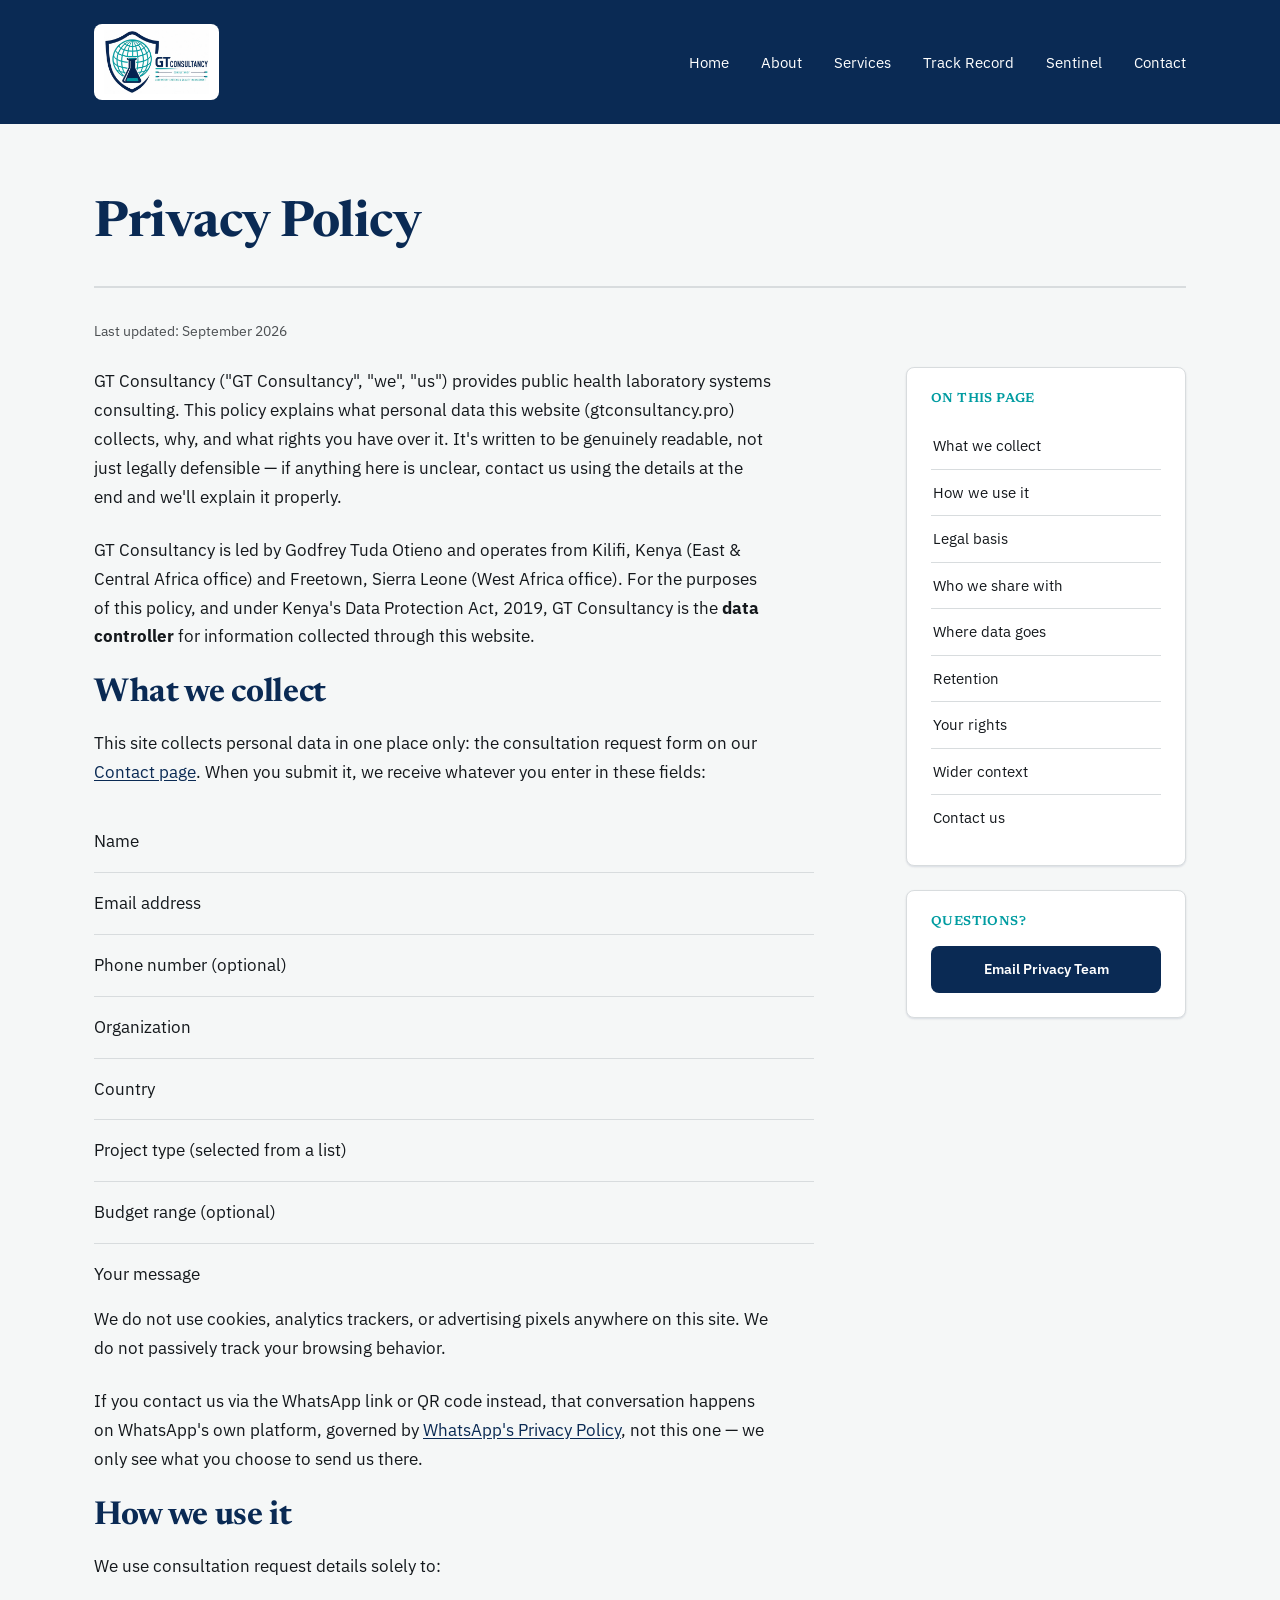
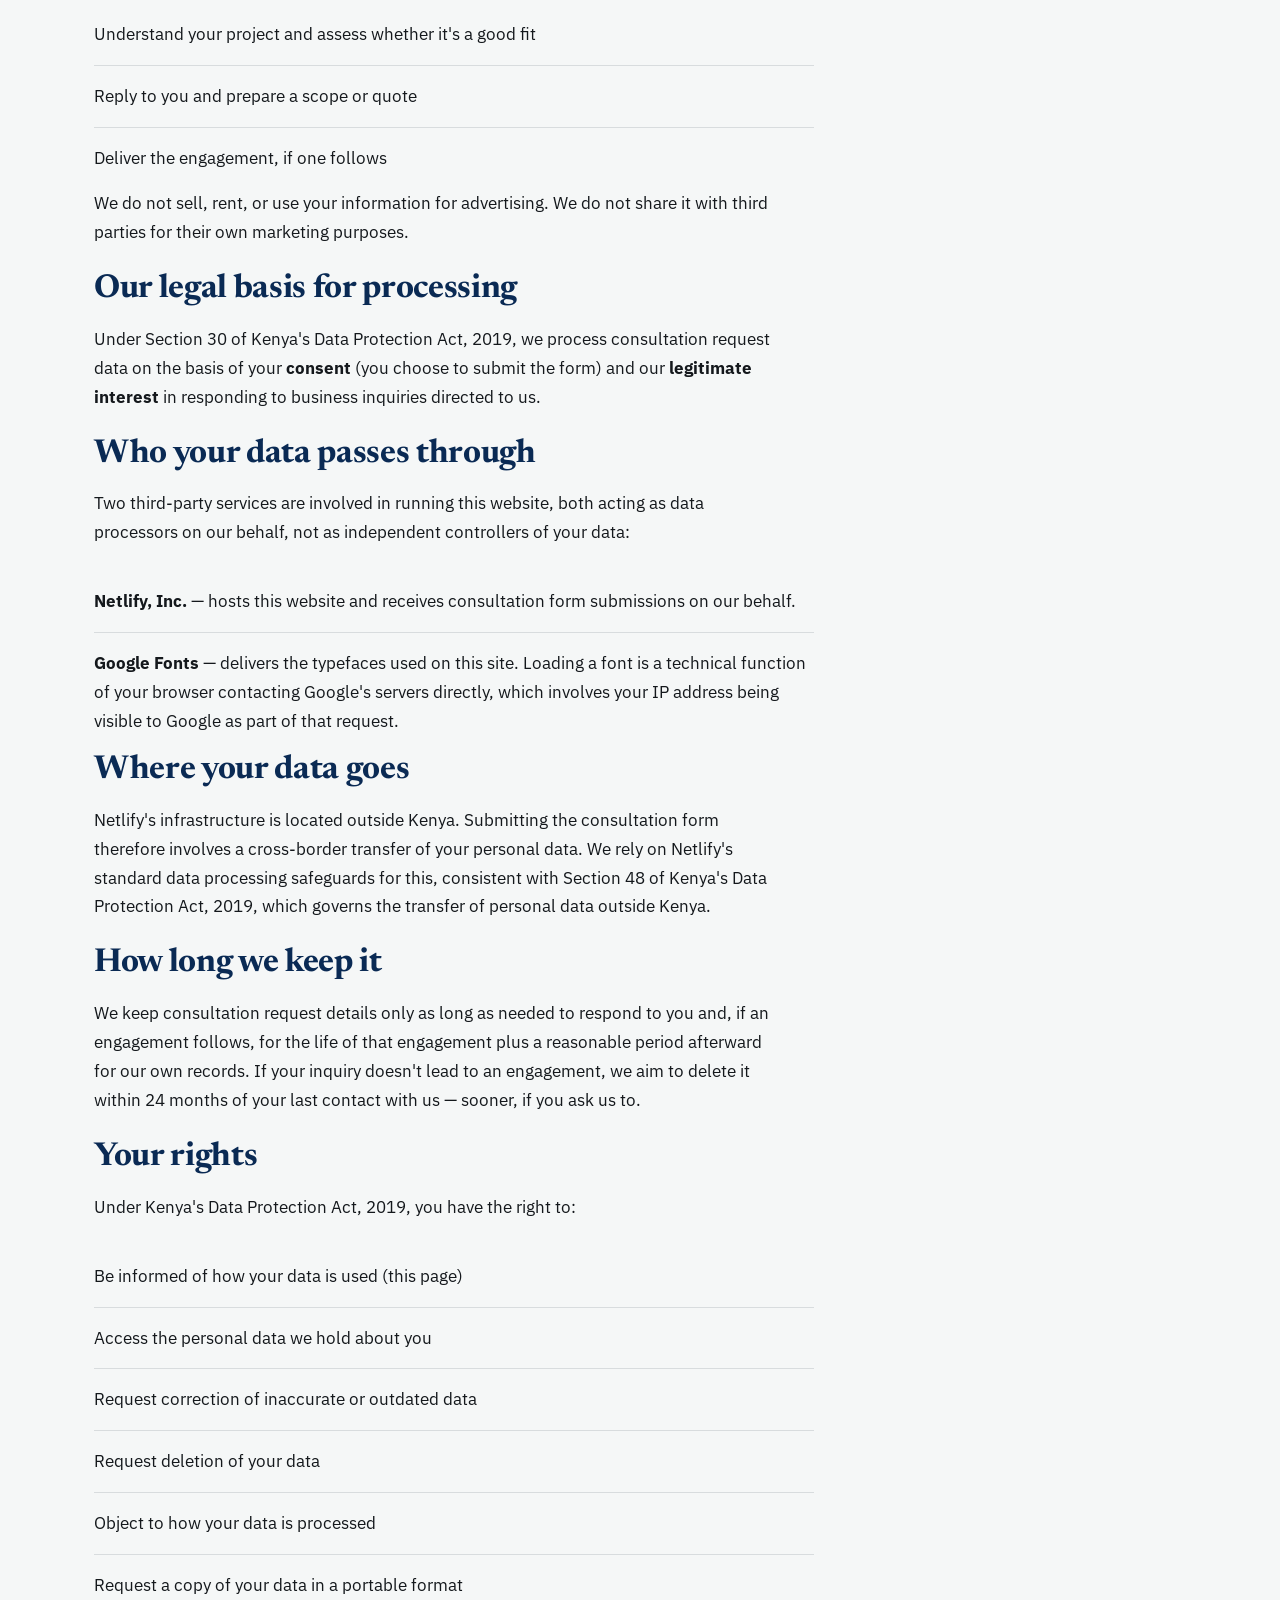
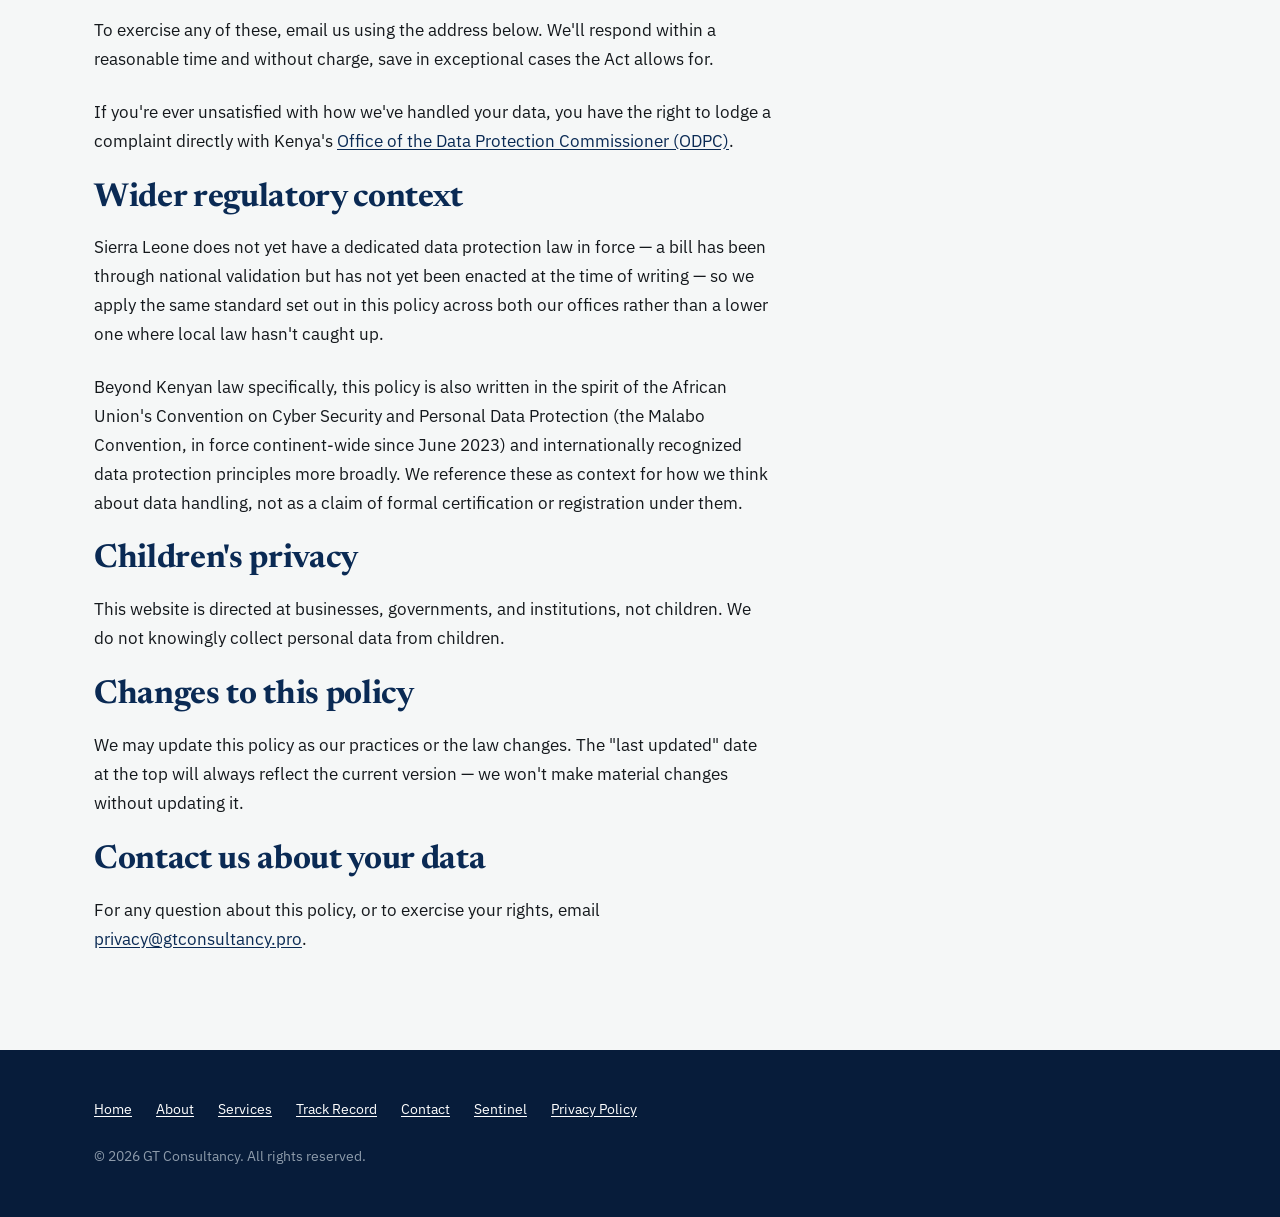
<file: privacy-policy.html>
<!DOCTYPE html>
<html lang="en">
<head>
<meta charset="UTF-8">
<meta name="viewport" content="width=device-width, initial-scale=1.0">
<link rel="icon" href="favicon.ico">
<title>Privacy Policy — GT Consultancy</title>
<meta name="description" content="How GT Consultancy collects, uses, and protects personal data, in line with Kenya's Data Protection Act 2019 and internationally recognized data protection principles.">
<link rel="preconnect" href="https://fonts.googleapis.com">
<link href="https://fonts.googleapis.com/css2?family=Newsreader:opsz,wght@6..72,600;6..72,700&family=IBM+Plex+Sans:wght@400;600&display=swap" rel="stylesheet">
<link rel="stylesheet" href="assets/css/style.css?v=3">
</head>
<body>

<header class="site-header">
  <div class="container">
    <a class="brand" href="index.html">
      <img src="assets/images/logo-cropped.png" alt="GT Consultancy — Laboratory Systems & Quality Management">
    </a>
    <button class="nav-toggle" aria-expanded="false" aria-label="Toggle navigation menu">Menu</button>
    <ul class="nav-links">
      <li><a href="index.html">Home</a></li>
      <li><a href="about.html">About</a></li>
      <li><a href="services.html">Services</a></li>
      <li><a href="case-studies.html">Track Record</a></li>
      <li><a href="sentinel.html">Sentinel</a></li>
      <li><a href="contact.html">Contact</a></li>
    </ul>
  </div>
</header>

<section class="section">
  <div class="container">
    <div class="section-heading">
      <h1>Privacy Policy</h1>
    </div>
    <p style="max-width: 68ch; opacity: 0.75; font-size: 14px;">Last updated: September 2026</p>

    <div class="page-with-sidebar">
      <div style="max-width: 72ch;">

        <p>GT Consultancy ("GT Consultancy", "we", "us") provides public health laboratory systems consulting. This policy explains what personal data this website (gtconsultancy.pro) collects, why, and what rights you have over it. It's written to be genuinely readable, not just legally defensible — if anything here is unclear, contact us using the details at the end and we'll explain it properly.</p>

        <p>GT Consultancy is led by Godfrey Tuda Otieno and operates from Kilifi, Kenya (East &amp; Central Africa office) and Freetown, Sierra Leone (West Africa office). For the purposes of this policy, and under Kenya's Data Protection Act, 2019, GT Consultancy is the <strong>data controller</strong> for information collected through this website.</p>

        <h2 id="what-we-collect">What we collect</h2>
        <p>This site collects personal data in one place only: the consultation request form on our <a href="contact.html">Contact page</a>. When you submit it, we receive whatever you enter in these fields:</p>
        <ul class="credential-list">
          <li>Name</li>
          <li>Email address</li>
          <li>Phone number (optional)</li>
          <li>Organization</li>
          <li>Country</li>
          <li>Project type (selected from a list)</li>
          <li>Budget range (optional)</li>
          <li>Your message</li>
        </ul>
        <p>We do not use cookies, analytics trackers, or advertising pixels anywhere on this site. We do not passively track your browsing behavior.</p>
        <p>If you contact us via the WhatsApp link or QR code instead, that conversation happens on WhatsApp's own platform, governed by <a href="https://www.whatsapp.com/legal/privacy-policy" target="_blank" rel="noopener">WhatsApp's Privacy Policy</a>, not this one — we only see what you choose to send us there.</p>

        <h2 id="how-we-use-it">How we use it</h2>
        <p>We use consultation request details solely to:</p>
        <ul class="credential-list">
          <li>Understand your project and assess whether it's a good fit</li>
          <li>Reply to you and prepare a scope or quote</li>
          <li>Deliver the engagement, if one follows</li>
        </ul>
        <p>We do not sell, rent, or use your information for advertising. We do not share it with third parties for their own marketing purposes.</p>

        <h2 id="legal-basis">Our legal basis for processing</h2>
        <p>Under Section 30 of Kenya's Data Protection Act, 2019, we process consultation request data on the basis of your <strong>consent</strong> (you choose to submit the form) and our <strong>legitimate interest</strong> in responding to business inquiries directed to us.</p>

        <h2 id="who-we-share-with">Who your data passes through</h2>
        <p>Two third-party services are involved in running this website, both acting as data processors on our behalf, not as independent controllers of your data:</p>
        <ul class="credential-list">
          <li><strong>Netlify, Inc.</strong> — hosts this website and receives consultation form submissions on our behalf.</li>
          <li><strong>Google Fonts</strong> — delivers the typefaces used on this site. Loading a font is a technical function of your browser contacting Google's servers directly, which involves your IP address being visible to Google as part of that request.</li>
        </ul>

        <h2 id="international-transfers">Where your data goes</h2>
        <p>Netlify's infrastructure is located outside Kenya. Submitting the consultation form therefore involves a cross-border transfer of your personal data. We rely on Netlify's standard data processing safeguards for this, consistent with Section 48 of Kenya's Data Protection Act, 2019, which governs the transfer of personal data outside Kenya.</p>

        <h2 id="retention">How long we keep it</h2>
        <p>We keep consultation request details only as long as needed to respond to you and, if an engagement follows, for the life of that engagement plus a reasonable period afterward for our own records. If your inquiry doesn't lead to an engagement, we aim to delete it within 24 months of your last contact with us — sooner, if you ask us to.</p>

        <h2 id="your-rights">Your rights</h2>
        <p>Under Kenya's Data Protection Act, 2019, you have the right to:</p>
        <ul class="credential-list">
          <li>Be informed of how your data is used (this page)</li>
          <li>Access the personal data we hold about you</li>
          <li>Request correction of inaccurate or outdated data</li>
          <li>Request deletion of your data</li>
          <li>Object to how your data is processed</li>
          <li>Request a copy of your data in a portable format</li>
        </ul>
        <p>To exercise any of these, email us using the address below. We'll respond within a reasonable time and without charge, save in exceptional cases the Act allows for.</p>
        <p>If you're ever unsatisfied with how we've handled your data, you have the right to lodge a complaint directly with Kenya's <a href="https://www.odpc.go.ke/" target="_blank" rel="noopener">Office of the Data Protection Commissioner (ODPC)</a>.</p>

        <h2 id="wider-context">Wider regulatory context</h2>
        <p>Sierra Leone does not yet have a dedicated data protection law in force — a bill has been through national validation but has not yet been enacted at the time of writing — so we apply the same standard set out in this policy across both our offices rather than a lower one where local law hasn't caught up.</p>
        <p>Beyond Kenyan law specifically, this policy is also written in the spirit of the African Union's Convention on Cyber Security and Personal Data Protection (the Malabo Convention, in force continent-wide since June 2023) and internationally recognized data protection principles more broadly. We reference these as context for how we think about data handling, not as a claim of formal certification or registration under them.</p>

        <h2 id="childrens-privacy">Children's privacy</h2>
        <p>This website is directed at businesses, governments, and institutions, not children. We do not knowingly collect personal data from children.</p>

        <h2 id="changes">Changes to this policy</h2>
        <p>We may update this policy as our practices or the law changes. The "last updated" date at the top will always reflect the current version — we won't make material changes without updating it.</p>

        <h2 id="contact">Contact us about your data</h2>
        <p>For any question about this policy, or to exercise your rights, email <a href="mailto:privacy@gtconsultancy.pro">privacy@gtconsultancy.pro</a>.</p>

      </div>
      <aside class="page-sidebar">
        <div class="sidebar-box">
          <h4>On This Page</h4>
          <ul class="sidebar-links">
            <li><a href="#what-we-collect">What we collect</a></li>
            <li><a href="#how-we-use-it">How we use it</a></li>
            <li><a href="#legal-basis">Legal basis</a></li>
            <li><a href="#who-we-share-with">Who we share with</a></li>
            <li><a href="#international-transfers">Where data goes</a></li>
            <li><a href="#retention">Retention</a></li>
            <li><a href="#your-rights">Your rights</a></li>
            <li><a href="#wider-context">Wider context</a></li>
            <li><a href="#contact">Contact us</a></li>
          </ul>
        </div>
        <div class="sidebar-box">
          <h4>Questions?</h4>
          <a class="btn btn-primary" href="mailto:privacy@gtconsultancy.pro">Email Privacy Team</a>
        </div>
      </aside>
    </div>
  </div>
</section>

<footer class="site-footer">
  <div class="container">
    <ul class="footer-links">
      <li><a href="index.html">Home</a></li>
      <li><a href="about.html">About</a></li>
      <li><a href="services.html">Services</a></li>
      <li><a href="case-studies.html">Track Record</a></li>
      <li><a href="contact.html">Contact</a></li>
      <li><a href="sentinel.html">Sentinel</a></li>
      <li><a href="privacy-policy.html">Privacy Policy</a></li>
    </ul>
    <p class="footer-note">© 2026 GT Consultancy. All rights reserved.</p>
    <!-- Website by Hub31 (https://www.hub31.xyz) -->
  </div>
</footer>

<script src="assets/js/main.js?v=3" defer></script>

</body>
</html>
</file>
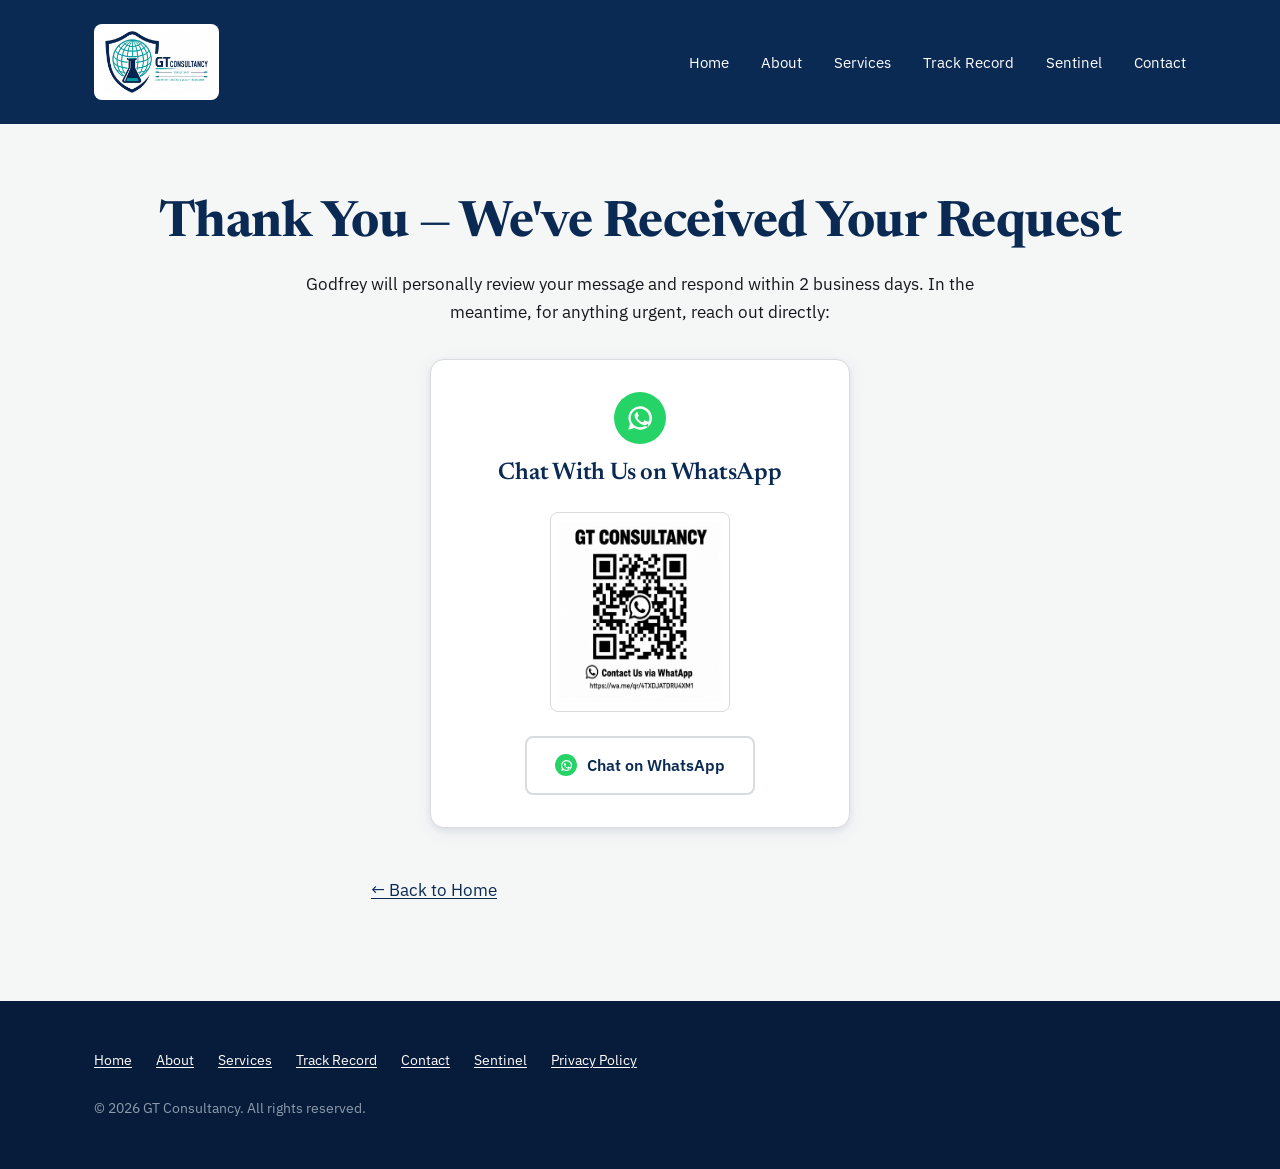
<file: success.html>
<!DOCTYPE html>
<html lang="en">
<head>
<meta charset="UTF-8">
<meta name="viewport" content="width=device-width, initial-scale=1.0">
<link rel="icon" href="favicon.ico">
<title>Thank You — GT Consultancy</title>
<meta name="description" content="Thank you for your inquiry to GT Consultancy.">
<link rel="preconnect" href="https://fonts.googleapis.com">
<link href="https://fonts.googleapis.com/css2?family=Newsreader:opsz,wght@6..72,600;6..72,700&family=IBM+Plex+Sans:wght@400;600&display=swap" rel="stylesheet">
<link rel="stylesheet" href="assets/css/style.css?v=3">
</head>
<body>

<header class="site-header">
  <div class="container">
    <a class="brand" href="index.html">
      <img src="assets/images/logo-cropped.png" alt="GT Consultancy — Laboratory Systems & Quality Management" width="220" height="76">
    </a>
    <button class="nav-toggle" aria-expanded="false" aria-label="Toggle navigation menu">Menu</button>
    <ul class="nav-links">
      <li><a href="index.html">Home</a></li>
      <li><a href="about.html">About</a></li>
      <li><a href="services.html">Services</a></li>
      <li><a href="case-studies.html">Track Record</a></li>
      <li><a href="sentinel.html">Sentinel</a></li>
      <li><a href="contact.html">Contact</a></li>
    </ul>
  </div>
</header>

<section class="section" style="text-align:center;">
  <div class="container">
    <h1>Thank You — We've Received Your Request</h1>
    <p style="margin: 0 auto var(--space-4); text-align:center;">Godfrey will personally review your message and respond within 2 business days. In the meantime, for anything urgent, reach out directly:</p>

    <div class="whatsapp-panel" style="max-width: 420px; margin: 0 auto;">
      <div class="wa-icon-lg" aria-hidden="true">
        <svg viewBox="0 0 24 24"><path d="M12 2a10 10 0 0 0-8.6 15L2 22l5.2-1.4A10 10 0 1 0 12 2zm0 2a8 8 0 0 1 6.9 12l-.3.5.9 3.2-3.3-.9-.5.3A8 8 0 1 1 12 4zm-3 3.6c-.2 0-.5 0-.7.4-.3.4-1 1-.9 2.3.1 1.3 1 2.6 1.1 2.8.1.1 2 3.1 4.9 4.3 2.4 1 2.9.8 3.4.7.5-.1 1.7-.7 1.9-1.3.2-.6.2-1.2.2-1.3-.1-.1-.3-.2-.6-.4l-2-1c-.3-.1-.5-.2-.7.2-.2.3-.8 1-1 1.2-.2.2-.4.2-.7.1-.3-.2-1.3-.5-2.4-1.5-.9-.8-1.5-1.8-1.6-2.1-.2-.3 0-.5.1-.6l.5-.6c.2-.2.2-.4.3-.6.1-.2 0-.4 0-.6-.1-.2-.7-1.8-1-2.4-.2-.6-.5-.5-.7-.5z"/></svg>
      </div>
      <h3>Chat With Us on WhatsApp</h3>
      <img class="qr" src="assets/images/whatsapp-qr.png" alt="QR code linking to GT Consultancy's WhatsApp chat" loading="lazy" width="200" height="200">
      <a class="btn btn-whatsapp" href="https://wa.me/qr/4TXDJATDRU4XM1" target="_blank" rel="noopener">
        <span class="wa-icon" aria-hidden="true">
          <svg viewBox="0 0 24 24"><path d="M12 2a10 10 0 0 0-8.6 15L2 22l5.2-1.4A10 10 0 1 0 12 2zm0 2a8 8 0 0 1 6.9 12l-.3.5.9 3.2-3.3-.9-.5.3A8 8 0 1 1 12 4zm-3 3.6c-.2 0-.5 0-.7.4-.3.4-1 1-.9 2.3.1 1.3 1 2.6 1.1 2.8.1.1 2 3.1 4.9 4.3 2.4 1 2.9.8 3.4.7.5-.1 1.7-.7 1.9-1.3.2-.6.2-1.2.2-1.3-.1-.1-.3-.2-.6-.4l-2-1c-.3-.1-.5-.2-.7.2-.2.3-.8 1-1 1.2-.2.2-.4.2-.7.1-.3-.2-1.3-.5-2.4-1.5-.9-.8-1.5-1.8-1.6-2.1-.2-.3 0-.5.1-.6l.5-.6c.2-.2.2-.4.3-.6.1-.2 0-.4 0-.6-.1-.2-.7-1.8-1-2.4-.2-.6-.5-.5-.7-.5z"/></svg>
        </span>
        Chat on WhatsApp
      </a>
    </div>

    <p style="margin-top: var(--space-5);"><a href="index.html">← Back to Home</a></p>
  </div>
</section>

<footer class="site-footer">
  <div class="container">
    <ul class="footer-links">
      <li><a href="index.html">Home</a></li>
      <li><a href="about.html">About</a></li>
      <li><a href="services.html">Services</a></li>
      <li><a href="case-studies.html">Track Record</a></li>
      <li><a href="contact.html">Contact</a></li>
      <li><a href="sentinel.html">Sentinel</a></li>
      <li><a href="privacy-policy.html">Privacy Policy</a></li>
    </ul>
    <p class="footer-note">© 2026 GT Consultancy. All rights reserved.</p>
    <!-- Website by Hub31 (https://www.hub31.xyz) -->
  </div>
</footer>

</body>
</html>
</file>
<file: assets/css/style.css>
/* ==========================================================================
   GT Consultancy — Stylesheet
   Implements Document 4 (UI/UX Design Brief): colors, type, layout, motion.
   ========================================================================== */

:root {
  --navy: #0A2A54;
  --navy-dark: #071c3a;
  --teal: #009CA1;
  --bg: #F5F7F7;
  --bg-alt: #ECEFEF;
  --ink: #14181C;
  --border: #D8DCDE;
  --white: #FFFFFF;
  --whatsapp-green: #25D366;

  --font-head: "Newsreader", Georgia, serif;
  --font-body: "IBM Plex Sans", Arial, sans-serif;

  --max-width: 1140px;
  --space-1: 8px;
  --space-2: 16px;
  --space-3: 24px;
  --space-4: 32px;
  --space-5: 48px;
  --space-6: 72px;

  --radius: 8px;
  --radius-lg: 14px;
  --shadow-sm: 0 1px 3px rgba(10, 42, 84, 0.06), 0 1px 2px rgba(10, 42, 84, 0.08);
  --shadow-md: 0 4px 16px rgba(10, 42, 84, 0.08), 0 2px 6px rgba(10, 42, 84, 0.06);
  --shadow-lift: 0 10px 30px rgba(10, 42, 84, 0.12);
}

/* ---- Reset & base ---- */
* { box-sizing: border-box; }
html { scroll-behavior: smooth; }

body {
  margin: 0;
  font-family: var(--font-body);
  font-size: 17px;
  line-height: 1.7;
  color: var(--ink);
  background: var(--bg);
  -webkit-font-smoothing: antialiased;
}

h1, h2, h3, h4 {
  font-family: var(--font-head);
  font-weight: 700;
  color: var(--navy);
  line-height: 1.15;
  letter-spacing: -0.01em;
  margin: 0 0 var(--space-2);
}

h1 { font-size: 50px; }
h2 { font-size: 33px; }
h3 { font-size: 24px; font-weight: 600; }
h4 { font-size: 18px; font-weight: 600; }

p { margin: 0 0 var(--space-3); max-width: 68ch; line-height: 1.7; }

a {
  color: var(--navy);
  text-decoration: underline;
  text-underline-offset: 2px;
}
a:hover { color: var(--teal); }

img { max-width: 100%; display: block; }

/* ---- Accessible focus states (Document 4, Section 9) ---- */
a:focus-visible,
button:focus-visible,
input:focus-visible,
select:focus-visible,
textarea:focus-visible {
  outline: 3px solid var(--teal);
  outline-offset: 2px;
}

/* ---- Layout helpers ---- */
.container {
  max-width: var(--max-width);
  margin: 0 auto;
  padding: 0 var(--space-3);
}

.section {
  padding: var(--space-6) 0;
}

.section-alt {
  background: var(--bg-alt);
}

/* Section heading + thin rule, borrowed deliberately from IAVI (Document 4, Section 2) */
.section-heading {
  border-bottom: 2px solid var(--border);
  padding-bottom: var(--space-2);
  margin-bottom: var(--space-4);
}
.section-heading h2 { margin-bottom: 0; }

/* ---- Header / Navigation ---- */
.site-header {
  background: var(--navy);
  color: var(--white);
  padding: var(--space-3) 0;
  position: sticky;
  top: 0;
  z-index: 50;
}
.site-header .container {
  display: flex;
  align-items: center;
  justify-content: space-between;
}
.brand {
  display: flex;
  align-items: center;
  text-decoration: none;
  color: var(--white);
}
.brand img {
  height: 76px;
  width: auto;
  background: var(--white);
  padding: 6px 10px;
  border-radius: var(--radius);
}
@media (max-width: 760px) {
  .brand img { height: 56px; padding: 4px 8px; }
}

.nav-links {
  display: flex;
  gap: var(--space-4);
  list-style: none;
  margin: 0;
  padding: 0;
}
.nav-links a {
  color: var(--white);
  text-decoration: none;
  font-size: 15px;
}
.nav-links a:hover,
.nav-links a[aria-current="page"] {
  color: var(--teal);
  text-decoration: underline;
}

.nav-toggle {
  display: none;
  background: none;
  border: 1px solid var(--white);
  color: var(--white);
  padding: 8px 12px;
  border-radius: var(--radius);
  cursor: pointer;
}

@media (max-width: 760px) {
  .nav-toggle { display: inline-block; }
  .nav-links {
    display: none;
    flex-direction: column;
    gap: var(--space-2);
    position: absolute;
    top: 100%;
    left: 0;
    right: 0;
    background: var(--navy);
    padding: var(--space-3);
  }
  .nav-links.open { display: flex; }
}

/* ---- Buttons ---- */
.btn {
  display: inline-block;
  padding: 14px 28px;
  border-radius: var(--radius);
  font-weight: 600;
  text-decoration: none;
  cursor: pointer;
  border: 2px solid transparent;
  font-size: 16px;
  font-family: var(--font-body);
}
.btn-primary {
  background: var(--navy);
  color: var(--white);
}
.btn-primary:hover { background: var(--navy-dark); color: var(--white); }

.btn-whatsapp {
  background: var(--white);
  color: var(--navy);
  border: 2px solid var(--border);
  display: inline-flex;
  align-items: center;
  gap: 10px;
}
.btn-whatsapp:hover { border-color: var(--teal); color: var(--navy); }
.btn-whatsapp .wa-icon {
  width: 22px;
  height: 22px;
  background: var(--whatsapp-green);
  border-radius: 50%;
  display: inline-flex;
  align-items: center;
  justify-content: center;
  flex-shrink: 0;
}
.btn-whatsapp .wa-icon svg { width: 13px; height: 13px; fill: var(--white); }

.cta-row {
  display: flex;
  flex-wrap: wrap;
  gap: var(--space-3);
  align-items: center;
  margin-top: var(--space-3);
}

/* ---- Hero (full-bleed background slideshow) ---- */
.hero-slideshow {
  position: relative;
  overflow: hidden;
  min-height: 620px;
  display: flex;
  align-items: center;
  color: var(--white);
  padding: var(--space-6) 0;
}
.hero-bg-slides {
  position: absolute;
  inset: 0;
  z-index: 0;
}
.bg-slide {
  position: absolute;
  inset: 0;
  width: 100%;
  height: 100%;
  object-fit: cover;
  opacity: 0;
  transition: opacity 1.4s ease;
  will-change: opacity;
}
.bg-slide.active { opacity: 1; }
.hero-overlay {
  position: absolute;
  inset: 0;
  z-index: 1;
  background:
    linear-gradient(100deg, rgba(7,28,58,0.94) 0%, rgba(7,28,58,0.82) 38%, rgba(10,42,84,0.55) 62%, rgba(10,42,84,0.3) 100%),
    radial-gradient(ellipse 700px 500px at 100% 100%, rgba(201,138,44,0.12), transparent 55%);
}
.hero-content {
  position: relative;
  z-index: 2;
}
.hero h1 { color: var(--white); max-width: 18ch; }
.hero p.lede {
  color: #D7E2EC;
  font-size: 20px;
  max-width: 52ch;
}
.hero-microcopy {
  margin-top: var(--space-2);
  font-size: 13px;
  color: rgba(255,255,255,0.65);
}

/* ---- Institution trust strip ---- */
.trust-strip {
  display: flex;
  flex-wrap: wrap;
  gap: var(--space-2) var(--space-4);
  justify-content: center;
  align-items: center;
}
.trust-strip span {
  font-family: var(--font-head);
  font-size: 16px;
  color: var(--navy);
  opacity: 0.85;
}

/* ---- Stat strip ---- */
.stat-strip {
  display: grid;
  grid-template-columns: repeat(auto-fit, minmax(180px, 1fr));
  gap: var(--space-4);
  text-align: left;
}
@media (max-width: 700px) {
  .stat-strip { grid-template-columns: repeat(2, 1fr); }
}
.stat {
  border-left: 3px solid var(--teal);
  padding-left: var(--space-2);
}
.stat .stat-number {
  font-family: var(--font-head);
  font-size: 40px;
  color: var(--navy);
  display: block;
  line-height: 1;
}
.stat .stat-label {
  font-size: 14px;
  color: var(--ink);
  opacity: 0.75;
}

/* ---- Global availability banner ---- */
.availability-banner {
  background: var(--teal);
  color: var(--white);
  padding: var(--space-3) 0;
  text-align: center;
  font-family: var(--font-head);
  font-size: 18px;
}

/* ---- Services grid (converted from list to cards) ---- */
#services-teaser, #services-full {
  display: grid;
  grid-template-columns: repeat(auto-fit, minmax(230px, 1fr));
  gap: var(--space-3);
}
.service-item {
  background: var(--white);
  border: 1px solid var(--border);
  border-top: 3px solid var(--teal);
  border-radius: var(--radius);
  padding: var(--space-3);
  transition: box-shadow 0.2s ease, transform 0.2s ease;
  display: flex;
  flex-direction: column;
  gap: var(--space-2);
  box-shadow: var(--shadow-sm);
}
.service-item:hover { box-shadow: var(--shadow-md); transform: translateY(-3px); }
.service-item h3 { margin-bottom: 0; font-size: 19px; }
.service-item .service-link { font-size: 14px; margin-top: auto; }
.service-icon {
  flex-shrink: 0;
  width: 44px;
  height: 44px;
  border-radius: 50%;
  background: var(--bg-alt);
  color: var(--navy);
  display: flex;
  align-items: center;
  justify-content: center;
}
.service-icon svg { width: 24px; height: 24px; }

/* ---- Case study teaser grid (homepage) — distinct from the detailed
       accordion view, which stays as readable stacked text ---- */
#case-studies-teaser {
  display: grid;
  grid-template-columns: repeat(3, 1fr);
  gap: var(--space-3);
}
@media (max-width: 860px) {
  #case-studies-teaser { grid-template-columns: 1fr; }
}
#case-studies-teaser .case-study {
  background: var(--white);
  border: 1px solid var(--border);
  border-radius: var(--radius);
  padding: var(--space-3);
  box-shadow: var(--shadow-sm);
  transition: box-shadow 0.2s ease, transform 0.2s ease;
}
#case-studies-teaser .case-study:hover { box-shadow: var(--shadow-md); transform: translateY(-3px); }

/* ---- Case studies (detailed view — inside the Track Record accordion) ---- */
.case-study {
  padding: var(--space-4) 0;
  border-bottom: 1px solid var(--border);
}
.case-study:last-child { border-bottom: none; }
.case-study .meta {
  font-size: 14px;
  color: var(--teal);
  margin-bottom: var(--space-1);
}
.case-study .cs-block { margin-bottom: var(--space-2); }
.case-study .cs-block .label {
  font-weight: 600;
  color: var(--navy);
  display: block;
  margin-bottom: 4px;
}

/* ---- Countries: accordion (click a nation to expand it) ---- */
.accordion-item {
  border: 1px solid var(--border);
  border-radius: var(--radius);
  margin-bottom: 14px;
  overflow: hidden;
  background: var(--white);
  box-shadow: var(--shadow-sm);
  transition: box-shadow 0.2s ease;
}
.accordion-item.open { box-shadow: var(--shadow-md); }
.accordion-header {
  width: 100%;
  display: flex;
  align-items: center;
  gap: var(--space-3);
  text-align: left;
  background: none;
  border: none;
  padding: var(--space-3);
  cursor: pointer;
  font-family: var(--font-body);
}
.accordion-title {
  font-family: var(--font-head);
  font-weight: 700;
  font-size: 19px;
  color: var(--navy);
  flex-shrink: 0;
  min-width: 140px;
}
.accordion-summary {
  color: var(--ink);
  opacity: 0.75;
  font-size: 14px;
  flex: 1;
}
.accordion-chevron {
  color: var(--teal);
  transition: transform 0.25s ease;
  flex-shrink: 0;
}
.accordion-item.open .accordion-chevron { transform: rotate(180deg); }
.accordion-item.open .accordion-header { border-bottom: 1px solid var(--border); }
.accordion-panel {
  max-height: 0;
  overflow: hidden;
  transition: max-height 0.35s ease;
}
.accordion-panel-inner { padding: var(--space-3); }
.accordion-panel-inner .case-study { border-bottom: 1px solid var(--border); padding: var(--space-2) 0; }
.accordion-panel-inner .case-study:last-child { border-bottom: none; }
.accordion-panel-inner .honest-note {
  font-size: 13px;
  opacity: 0.7;
  font-style: italic;
  margin-top: var(--space-2);
}

.flag-icon {
  width: 22px;
  height: 16px;
  object-fit: cover;
  border-radius: 2px;
  border: 1px solid var(--border);
  vertical-align: middle;
  margin-right: 4px;
  flex-shrink: 0;
}

/* ---- Africa impact map (real, accurate continent shape) ---- */
.map-section {
  display: grid;
  grid-template-columns: 1fr 1.3fr;
  gap: var(--space-5);
  align-items: center;
}
@media (max-width: 860px) {
  .map-section { grid-template-columns: 1fr; }
}
.africa-map {
  width: 100%;
  max-width: 420px;
  margin: 0 auto;
  display: block;
  filter: drop-shadow(0 8px 20px rgba(10,42,84,0.1));
}
.map-wrap {
  position: relative;
  max-width: 420px;
  margin: 0 auto;
}
.africa-map path {
  fill: var(--bg-alt);
  stroke: var(--white);
  stroke-width: 0.6;
  transition: fill 0.2s ease, opacity 0.2s ease;
}
.africa-map path.country-office,
.africa-map path.country-active {
  cursor: pointer;
}
.africa-map path.country-office { fill: var(--navy); }
.africa-map path.country-active { fill: var(--teal); }
.africa-map path.country-office:hover,
.africa-map path.country-office:focus-visible,
.africa-map path.country-active:hover,
.africa-map path.country-active:focus-visible {
  opacity: 0.82;
  outline: none;
}
.map-tooltip {
  position: absolute;
  transform: translateX(-50%);
  background: var(--navy);
  color: var(--white);
  padding: 10px 14px;
  border-radius: var(--radius);
  font-size: 13px;
  line-height: 1.5;
  max-width: 240px;
  width: max-content;
  box-shadow: var(--shadow-md);
  opacity: 0;
  visibility: hidden;
  transition: opacity 0.15s ease;
  pointer-events: none;
  z-index: 5;
}
.map-tooltip.visible { opacity: 1; visibility: visible; }
.map-tooltip strong { display: block; margin-bottom: 2px; color: var(--white); }
.map-tooltip::after {
  content: '';
  position: absolute;
  left: 50%;
  transform: translateX(-50%);
  border: 6px solid transparent;
}
.map-tooltip.arrow-down::after { top: 100%; border-top-color: var(--navy); }
.map-tooltip.arrow-up::after { bottom: 100%; border-bottom-color: var(--navy); }
@media (max-width: 480px) {
  .map-tooltip {
    max-width: 200px;
    font-size: 12px;
  }
}
.map-legend { list-style: none; margin: 0; padding: 0; }
.map-legend li {
  display: flex;
  align-items: flex-start;
  gap: var(--space-2);
  padding: var(--space-2) 0;
  border-bottom: 1px solid var(--border);
}
.map-legend li:last-child { border-bottom: none; }
.map-legend .dot {
  width: 10px; height: 10px;
  margin-top: 6px;
  border-radius: 50%;
  background: var(--teal);
  flex-shrink: 0;
  opacity: 1;
}
.map-legend .dot.hq { background: var(--navy); }
.map-legend strong { font-family: var(--font-head); color: var(--navy); font-size: 17px; }
.map-legend li > div > span { font-size: 14px; opacity: 0.75; }

/* ---- Offices ---- */
.office-grid {
  display: grid;
  grid-template-columns: repeat(2, 1fr);
  gap: var(--space-3);
}
@media (max-width: 700px) {
  .office-grid { grid-template-columns: 1fr; }
}
.office-card {
  background: var(--white);
  border: 1px solid var(--border);
  border-top: 3px solid var(--navy);
  border-radius: var(--radius);
  padding: var(--space-3);
  box-shadow: var(--shadow-sm);
}
.office-region {
  font-size: 12px;
  color: var(--teal);
  text-transform: uppercase;
  letter-spacing: 0.03em;
  font-weight: 600;
  display: block;
  margin-bottom: 4px;
}
.office-card p { font-size: 14px; opacity: 0.85; margin-bottom: 0; }

/* ---- Strategic Partners ---- */
.partner-grid {
  display: grid;
  grid-template-columns: repeat(2, 1fr);
  gap: var(--space-3);
  max-width: 700px;
}
@media (max-width: 600px) {
  .partner-grid { grid-template-columns: 1fr; }
}
.partner-card {
  background: var(--white);
  border: 1px solid var(--border);
  border-radius: var(--radius);
  padding: var(--space-3);
  display: flex;
  flex-direction: column;
  gap: 4px;
  box-shadow: var(--shadow-sm);
}
.partner-name {
  font-family: var(--font-head);
  font-weight: 700;
  font-size: 19px;
  color: var(--navy);
}
.partner-role {
  font-size: 13px;
  color: var(--teal);
  text-transform: uppercase;
  letter-spacing: 0.02em;
  font-weight: 600;
}

/* ---- Vision & Mission ---- */
.vision-mission-grid {
  display: grid;
  grid-template-columns: 1fr 1fr;
  gap: var(--space-3);
  margin-bottom: var(--space-5);
}
@media (max-width: 760px) {
  .vision-mission-grid { grid-template-columns: 1fr; }
}
.vm-card {
  background: var(--white);
  border: 1px solid var(--border);
  border-left: 4px solid var(--teal);
  border-radius: var(--radius);
  padding: var(--space-3);
  box-shadow: var(--shadow-sm);
}
.vm-card .role {
  color: var(--teal);
  font-weight: 600;
  font-size: 13px;
  text-transform: uppercase;
  letter-spacing: 0.03em;
  display: block;
  margin-bottom: var(--space-2);
}
.vm-card p { font-size: 15px; margin-bottom: 0; }

/* ---- Advisory Board ---- */
.leader-card {
  display: flex;
  gap: var(--space-4);
  align-items: center;
  background: var(--navy);
  color: var(--white);
  border-radius: var(--radius-lg);
  padding: var(--space-4);
  margin-bottom: var(--space-4);
  box-shadow: var(--shadow-md);
}
.leader-card img {
  width: 120px; height: 120px;
  border-radius: 50%;
  object-fit: cover;
  border: 3px solid var(--teal);
  flex-shrink: 0;
}
.leader-card h3 { color: var(--white); margin-bottom: 2px; }
.leader-card .role {
  color: var(--teal);
  font-weight: 600;
  font-size: 13px;
  text-transform: uppercase;
  letter-spacing: 0.03em;
  display: block;
  margin-bottom: var(--space-1);
}
.leader-card p { color: #D7E2EC; margin-bottom: 0; font-size: 15px; }

.advisor-grid {
  display: grid;
  grid-template-columns: repeat(auto-fit, minmax(230px, 1fr));
  gap: var(--space-3);
}
.advisor-grid.team-teaser-grid {
  grid-template-columns: repeat(auto-fit, minmax(175px, 1fr));
}
.advisor-card {
  background: var(--white);
  border: 1px solid var(--border);
  border-radius: var(--radius);
  padding: var(--space-3);
  text-align: center;
  box-shadow: var(--shadow-sm);
  transition: box-shadow 0.2s ease, transform 0.2s ease;
}
.advisor-card:hover { box-shadow: var(--shadow-md); transform: translateY(-3px); }
.advisor-card img {
  width: 96px; height: 96px;
  border-radius: 50%;
  object-fit: cover;
  border: 3px solid var(--teal);
  margin: 0 auto var(--space-2);
  box-shadow: var(--shadow-sm);
}
.advisor-card h4 { margin-bottom: 2px; }
.advisor-card .role {
  color: var(--teal);
  font-weight: 600;
  font-size: 12px;
  text-transform: uppercase;
  letter-spacing: 0.02em;
  display: block;
  margin-bottom: var(--space-1);
}
.advisor-card p { font-size: 13px; opacity: 0.8; margin-bottom: 0; }
.advisor-network-note {
  text-align: center;
  font-size: 14px;
  opacity: 0.7;
  margin-top: var(--space-3);
  font-style: italic;
}

/* ---- Page sidebar (About, Services, Contact) ---- */
.page-with-sidebar {
  display: grid;
  grid-template-columns: 1fr 280px;
  gap: var(--space-5);
  align-items: start;
}
@media (max-width: 860px) {
  .page-with-sidebar { grid-template-columns: 1fr; }
}
.page-sidebar {
  position: sticky;
  top: 100px;
  display: flex;
  flex-direction: column;
  gap: var(--space-3);
}
@media (max-width: 860px) {
  .page-sidebar { position: static; }
}
.sidebar-box {
  background: var(--white);
  border: 1px solid var(--border);
  border-radius: var(--radius);
  padding: var(--space-3);
  box-shadow: var(--shadow-sm);
}
.sidebar-box h4 {
  font-size: 13px;
  text-transform: uppercase;
  letter-spacing: 0.03em;
  color: var(--teal);
  margin-bottom: var(--space-2);
}
.sidebar-links { list-style: none; margin: 0; padding: 0; }
.sidebar-links li { border-bottom: 1px solid var(--border); }
.sidebar-links li:last-child { border-bottom: none; }
.sidebar-links a {
  display: block;
  padding: 10px 2px;
  text-decoration: none;
  color: var(--ink);
  font-size: 15px;
  transition: color 0.2s ease, padding-left 0.2s ease;
}
.sidebar-links a:hover { color: var(--teal); padding-left: 6px; }
.sidebar-box .btn { width: 100%; text-align: center; padding: 10px; font-size: 14px; margin-bottom: 8px; }
.sidebar-box .btn:last-child { margin-bottom: 0; }
.sidebar-stats { list-style: none; margin: 0; padding: 0; }
.sidebar-stats li {
  display: flex;
  justify-content: space-between;
  align-items: baseline;
  padding: 8px 0;
  border-bottom: 1px solid var(--border);
  font-size: 14px;
}
.sidebar-stats li:last-child { border-bottom: none; }
.sidebar-stats .num {
  font-family: var(--font-head);
  font-weight: 700;
  color: var(--navy);
  font-size: 18px;
}

/* ---- Bio panel (sidebar card — used on Track Record) ---- */
.bio-panel {
  background: var(--white);
  border: 1px solid var(--border);
  border-radius: var(--radius-lg);
  overflow: hidden;
  box-shadow: var(--shadow-md);
  position: sticky;
  top: 100px;
}
.bio-panel img {
  width: 100%;
  height: 280px;
  object-fit: cover;
  border-bottom: 3px solid var(--teal);
}
.bio-panel .bio-panel-body { padding: var(--space-3); }
.bio-panel h3 { font-size: 20px; margin-bottom: 2px; }
.bio-panel .bio-role {
  font-size: 13px;
  color: var(--teal);
  font-weight: 600;
  text-transform: uppercase;
  letter-spacing: 0.03em;
  margin-bottom: var(--space-2);
  display: block;
}
.bio-panel p {
  font-size: 14px;
  opacity: 0.85;
  margin-bottom: var(--space-3);
}
.bio-panel .btn { width: 100%; text-align: center; padding: 12px; font-size: 14px; }
@media (max-width: 760px) {
  .bio-panel { position: static; }
}

/* ---- About page ---- */
.about-grid {
  display: grid;
  grid-template-columns: 280px 1fr;
  gap: var(--space-5);
  align-items: start;
}
@media (max-width: 760px) {
  .about-grid { grid-template-columns: 1fr; }
}
.about-photo img {
  border-radius: var(--radius);
  border: 1px solid var(--border);
}
.credential-list {
  list-style: none;
  padding: 0;
  margin: 0;
}
.credential-list li {
  padding: var(--space-2) 0;
  border-bottom: 1px solid var(--border);
}
.credential-list li:last-child { border-bottom: none; }

/* ---- Contact page & form ---- */
.contact-grid {
  display: grid;
  grid-template-columns: 1.3fr 1fr;
  gap: var(--space-5);
  align-items: start;
}
@media (max-width: 760px) {
  .contact-grid { grid-template-columns: 1fr; }
}

form.quote-form label {
  display: block;
  font-weight: 600;
  margin-bottom: 6px;
  font-size: 14px;
}
form.quote-form input,
form.quote-form select,
form.quote-form textarea {
  width: 100%;
  padding: 12px;
  margin-bottom: var(--space-3);
  border: 1px solid var(--border);
  border-radius: var(--radius);
  font-family: var(--font-body);
  font-size: 16px;
  background: var(--white);
  color: var(--ink);
}
form.quote-form textarea { min-height: 140px; resize: vertical; }

.whatsapp-panel {
  background: var(--white);
  border: 1px solid var(--border);
  border-radius: var(--radius-lg);
  padding: var(--space-4);
  text-align: center;
  box-shadow: var(--shadow-md);
}
.whatsapp-panel .wa-icon-lg {
  width: 52px;
  height: 52px;
  background: var(--whatsapp-green);
  border-radius: 50%;
  display: inline-flex;
  align-items: center;
  justify-content: center;
  margin-bottom: var(--space-2);
}
.whatsapp-panel .wa-icon-lg svg { width: 28px; height: 28px; fill: var(--white); }
.whatsapp-panel img.qr {
  max-width: 180px;
  margin: var(--space-3) auto;
  border: 1px solid var(--border);
  border-radius: var(--radius);
  padding: 8px;
  background: var(--white);
}

/* ---- Audience trust cards (Why GT Consultancy) ---- */
.trust-grid {
  display: grid;
  grid-template-columns: repeat(3, 1fr);
  gap: var(--space-4);
}
@media (max-width: 760px) {
  .trust-grid { grid-template-columns: 1fr; }
}
.trust-card {
  background: var(--white);
  border: 1px solid var(--border);
  border-top: 3px solid var(--teal);
  border-radius: var(--radius);
  padding: var(--space-3);
  box-shadow: var(--shadow-sm);
  transition: box-shadow 0.2s ease, transform 0.2s ease;
}
.trust-card:hover { box-shadow: var(--shadow-md); transform: translateY(-2px); }
.trust-card h3 { font-size: 18px; }
.trust-card p { font-size: 15px; margin-bottom: 0; }

/* ---- Publications ---- */
.publication-item {
  padding: var(--space-2) 0;
  border-bottom: 1px solid var(--border);
}
.publication-item:last-child { border-bottom: none; }
.publication-item .meta {
  font-size: 13px;
  color: var(--teal);
}
.publication-item .meta a { color: var(--navy); }

/* ---- Photo strip (generic supporting imagery, honestly captioned) ---- */
.photo-strip {
  display: grid;
  grid-template-columns: repeat(3, 1fr);
  gap: var(--space-3);
}
@media (max-width: 760px) {
  .photo-strip { grid-template-columns: 1fr; }
}
.photo-strip figure {
  margin: 0;
}
.photo-strip img {
  border-radius: var(--radius);
  border: 1px solid var(--border);
  width: 100%;
  height: 220px;
  object-fit: cover;
  box-shadow: var(--shadow-sm);
  transition: box-shadow 0.25s ease, transform 0.25s ease;
}
.photo-strip img:hover { box-shadow: var(--shadow-md); transform: translateY(-3px); }
.photo-strip figcaption {
  font-size: 13px;
  color: var(--ink);
  opacity: 0.7;
  margin-top: 6px;
}

.supporting-photo {
  border-radius: var(--radius);
  border: 1px solid var(--border);
  width: 100%;
  height: 280px;
  object-fit: cover;
  margin-bottom: var(--space-2);
  box-shadow: var(--shadow-sm);
}
.supporting-photo + .photo-caption {
  font-size: 13px;
  color: var(--ink);
  opacity: 0.7;
  margin-top: -12px;
  margin-bottom: var(--space-3);
}

/* ---- Footer ---- */
.site-footer {
  background: var(--navy-dark);
  color: #C7D2DC;
  padding: var(--space-5) 0 var(--space-3);
  font-size: 14px;
}
.site-footer a { color: var(--white); }
.footer-links {
  display: flex;
  gap: var(--space-3);
  list-style: none;
  padding: 0;
  margin: 0 0 var(--space-3);
  flex-wrap: wrap;
}
.footer-note { opacity: 0.7; margin-top: var(--space-3); }
.built-by {
  display: inline-flex;
  align-items: center;
  gap: 6px;
  margin-top: var(--space-2);
  padding: 6px 14px;
  border: 1px solid rgba(255,255,255,0.2);
  border-radius: 100px;
  font-size: 12px;
}
.built-by a { color: var(--teal); font-weight: 600; text-decoration: none; }
.built-by a:hover { text-decoration: underline; }

/* ---- Motion: respect reduced-motion (Document 4, Section 8/9) ---- */
@media (prefers-reduced-motion: reduce) {
  * { animation: none !important; transition: none !important; scroll-behavior: auto !important; }
}

/* Note: hero/stat elements start fully visible in HTML — main.js sets their
   initial animation state via JS only if anime.js loads successfully, so
   content is never hidden if a script fails to load. */
</file>
